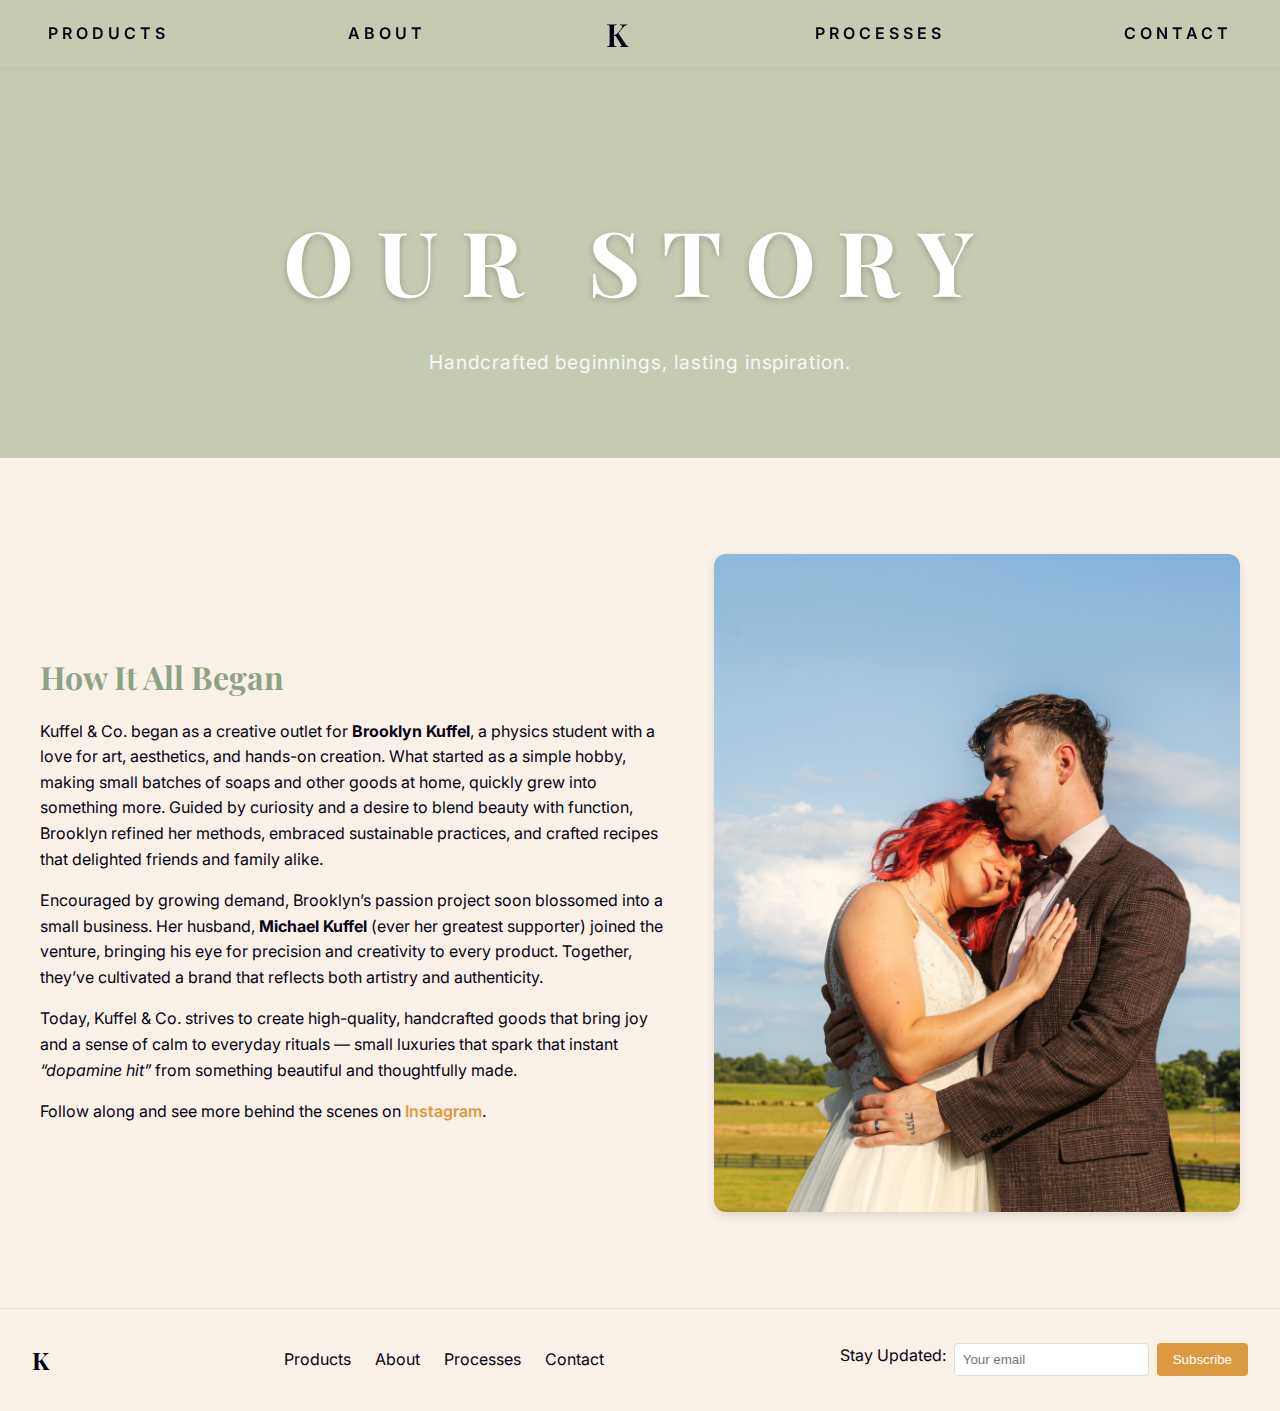
<file: about.html>
<!DOCTYPE html>
<html lang="en">
<head>
  <meta charset="UTF-8" />
  <meta name="viewport" content="width=device-width, initial-scale=1.0" />
  <meta name="description" content="Learn how Kuffel & Co. began with Brooklyn and Michael Kuffel’s passion for creating beautiful, 
    sustainable products by hand. Discover the story behind our artisan brand." />
  <meta name="keywords" content="Kuffel & Co story, Brooklyn Kuffel, Michael Kuffel, small business, handmade products, artisan brand, sustainable living, creative business, handcrafted goods" />
  <title>About | Kuffel & Co.</title>
  <link rel="stylesheet" href="styles.css" />
  <link href="https://fonts.googleapis.com/css2?family=Inter:wght@400;600&family=Playfair+Display:wght@400;700&display=swap" rel="stylesheet">
  <script>
    window.addEventListener('scroll', function() {
      const header = document.querySelector('.site-header');
      if (window.scrollY > 50) {
        header.classList.add('scrolled');
      } else {
        header.classList.remove('scrolled');
      }
    });
  </script>
</head>

<!-- Google tag (gtag.js) -->
<script async src="https://www.googletagmanager.com/gtag/js?id=G-2SNQX5N9HK"></script>
<script>
  window.dataLayer = window.dataLayer || [];
  function gtag(){dataLayer.push(arguments);}
  gtag('js', new Date());

  gtag('config', 'G-2SNQX5N9HK');
</script>

<body>
  <!-- Header -->
  <header class="site-header">
    <nav class="nav">
      <ul>
        <li><a href="products.html">PRODUCTS</a></li>
        <li><a href="about.html" class="active">ABOUT</a></li>
        <li class="logo"><a href="index.html">K</a></li>
        <li><a href="processes.html">PROCESSES</a></li>
        <li><a href="contact.html">CONTACT</a></li>
      </ul>
    </nav>
  </header>

  <!-- Page Header -->
  <section class="page-header about-header">
    <h1>Our Story</h1>
    <p>Handcrafted beginnings, lasting inspiration.</p>
  </section>

  <!-- Main Content -->
  <main class="about-page">
    <div class="about-content">
      <div class="about-text">
        <h2>How It All Began</h2>
        <p>
          Kuffel & Co. began as a creative outlet for <strong>Brooklyn Kuffel</strong>, a physics student with a love for art, aesthetics, and hands-on creation. 
          What started as a simple hobby, making small batches of soaps and other goods at home, quickly grew into something more. 
          Guided by curiosity and a desire to blend beauty with function, Brooklyn refined her methods, embraced sustainable practices, and crafted recipes that delighted friends and family alike.
        </p>

        <p>
          Encouraged by growing demand, Brooklyn’s passion project soon blossomed into a small business. Her husband, <strong>Michael Kuffel</strong> (ever her greatest supporter) joined the venture, bringing his eye for precision and creativity to every product. Together, they’ve cultivated a brand that reflects both artistry and authenticity.
        </p>

        <p>
          Today, Kuffel & Co. strives to create high-quality, handcrafted goods that bring joy and a sense of calm to everyday rituals — small luxuries that spark that instant <em>“dopamine hit”</em> from something beautiful and thoughtfully made.
        </p>

        <p>
          Follow along and see more behind the scenes on 
          <a href="https://www.instagram.com/brobrooklynn/" target="_blank">Instagram</a>.
        </p>
      </div>

      <div class="about-image">
        <img src="Kuffel.png" alt="Brooklyn and Michael Kuffel" />
      </div>
    </div>
  </main>

  <!-- Footer -->
  <footer class="site-footer">
    <div class="footer-logo">K</div>
    <div class="footer-links">
      <a href="products.html">Products</a>
      <a href="about.html">About</a>
      <a href="#">Processes</a>
      <a href="contact.html">Contact</a>
    </div>
    <form class="footer-form">
      <label for="email">Stay Updated:</label>
      <input type="email" id="email" placeholder="Your email" />
      <button type="submit">Subscribe</button>
    </form>
  </footer>
</body>
</html>
</file>
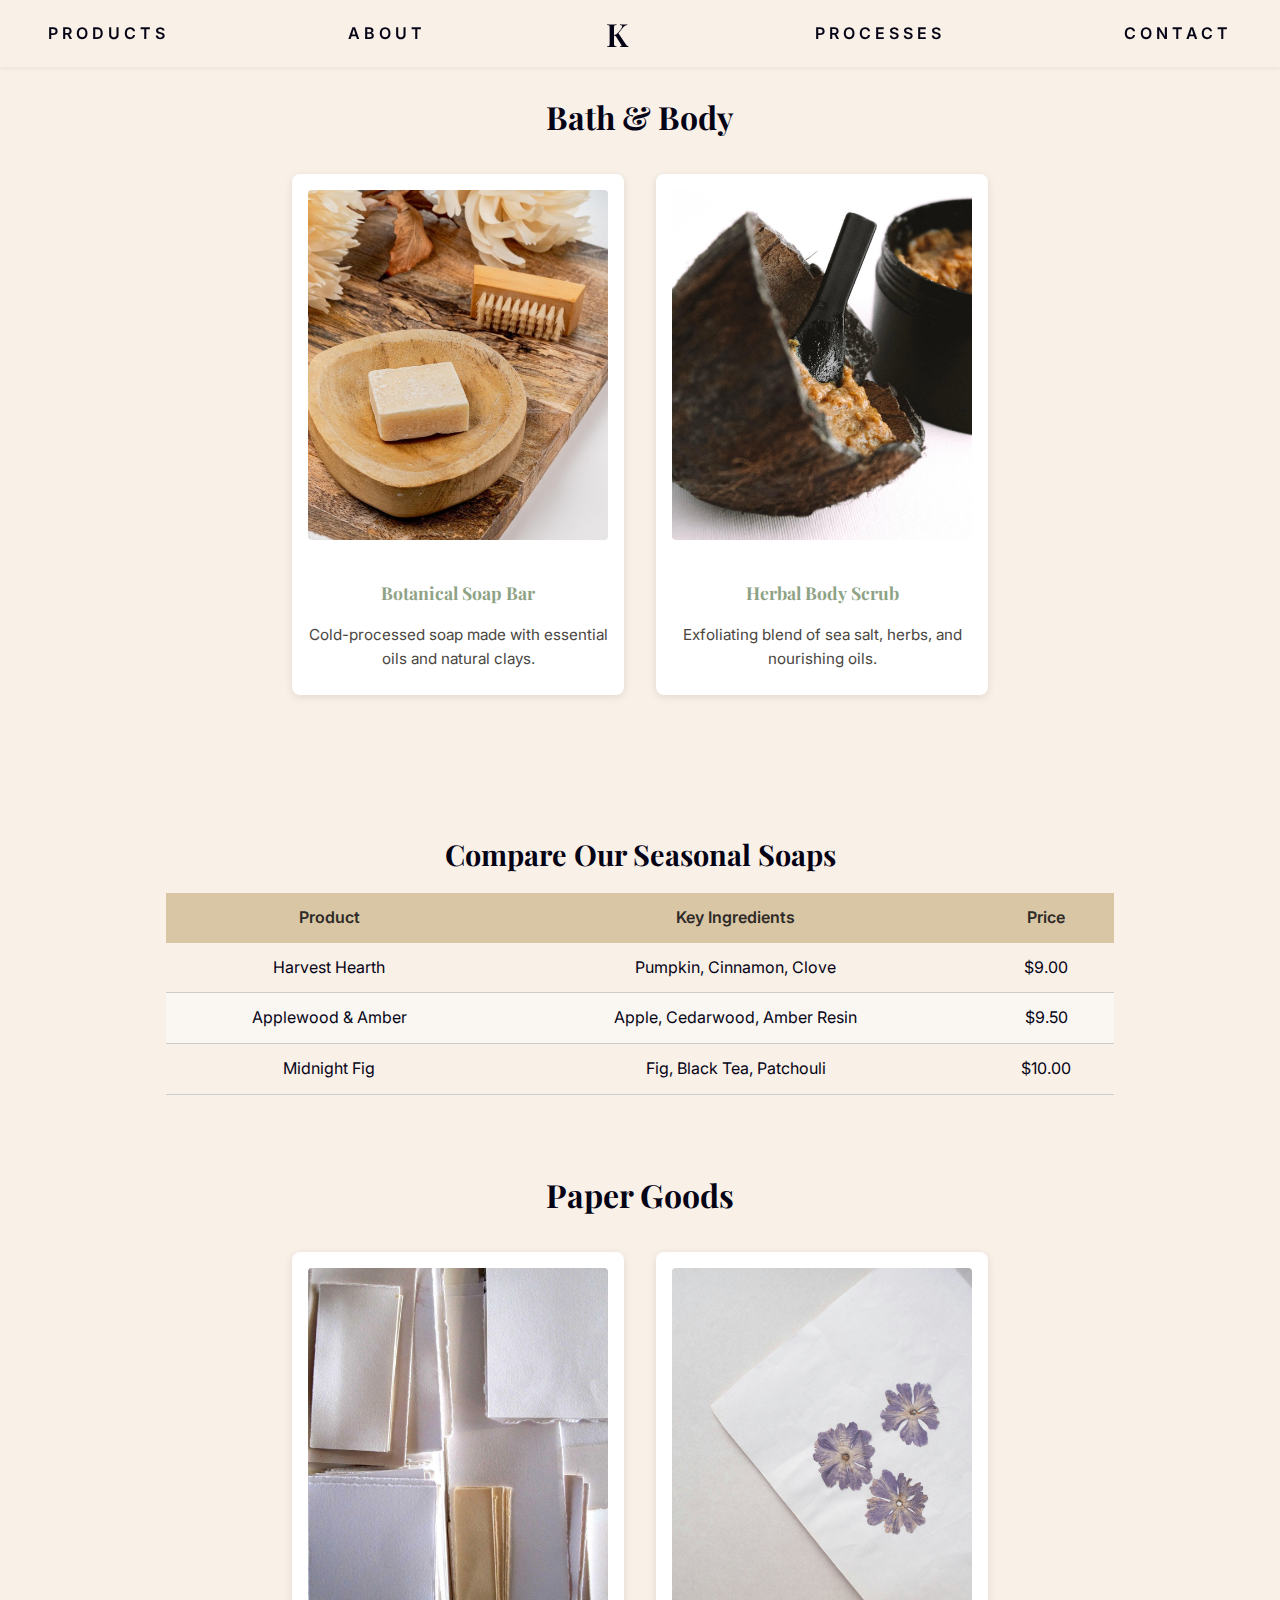
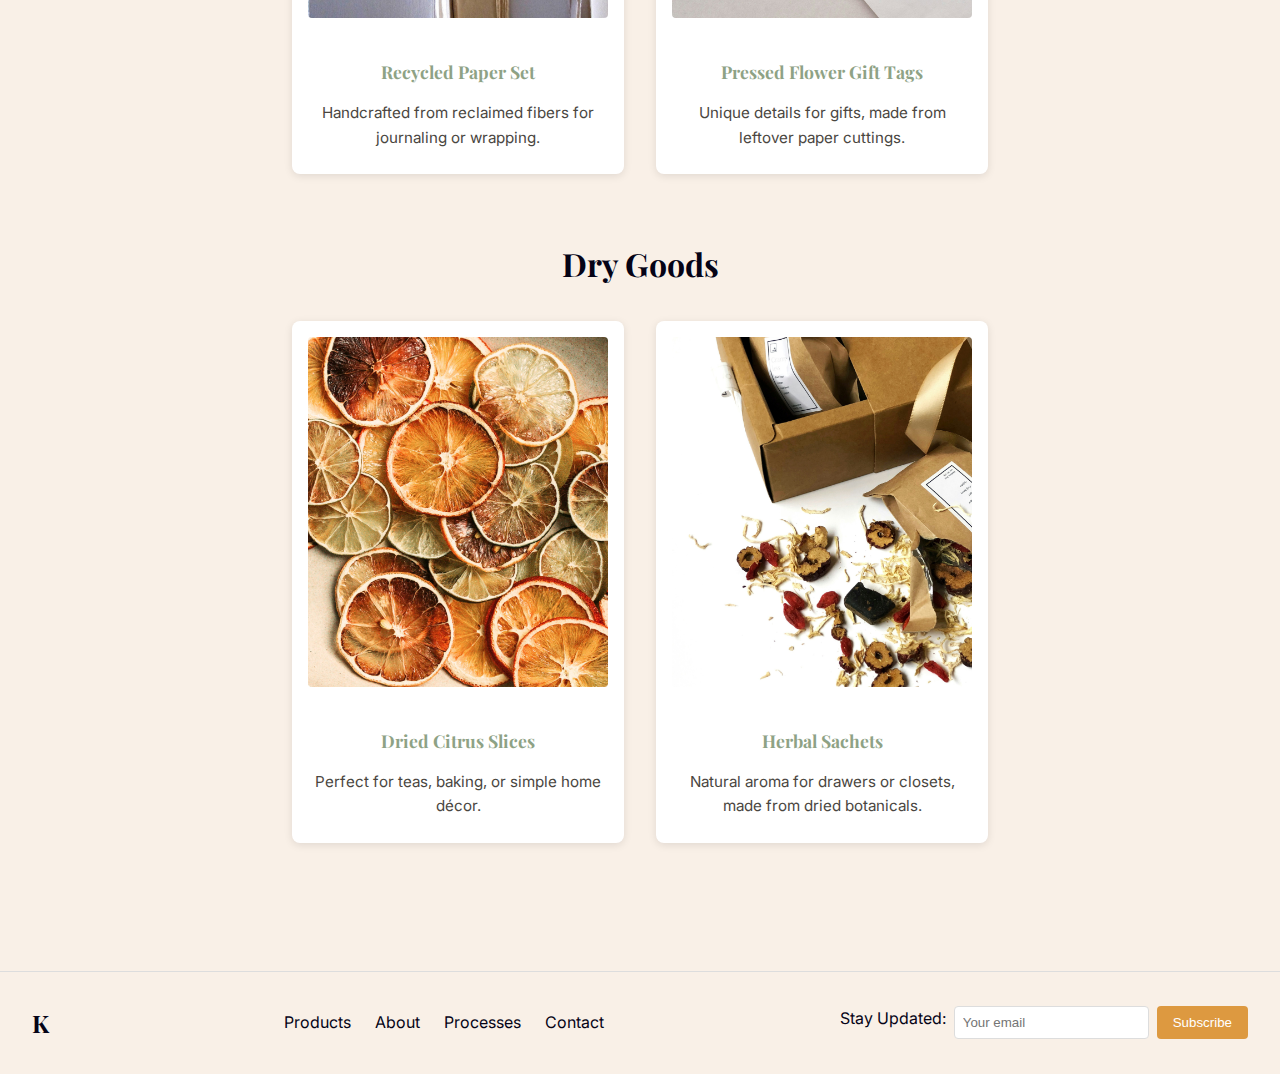
<file: products.html>
<!DOCTYPE html>
<html lang="en">
<head>
  <meta charset="UTF-8" />
  <meta name="viewport" content="width=device-width, initial-scale=1.0" />
  <meta name="description" content="Explore Kuffel & Co.’s collection of handcrafted soaps, paper goods, and natural products. 
    Each item is made with organic ingredients and thoughtful design to enhance daily rituals." />
  <meta name="keywords" content="Kuffel & Co products, handmade soap, body care, paper goods, dry goods, artisan products, sustainable, eco-friendly, natural ingredients, handcrafted" />
  <title>Products | Kuffel & Co.</title>
  <!-- Google tag (gtag.js) -->
  <script async src="https://www.googletagmanager.com/gtag/js?id=G-2SNQX5N9HK"></script>
  <script>
    window.dataLayer = window.dataLayer || [];
    function gtag(){dataLayer.push(arguments);}
    gtag('js', new Date());

    gtag('config', 'G-2SNQX5N9HK');
  </script>  
  <link rel="stylesheet" href="styles.css" />
  <script>
    window.addEventListener('scroll', function() {
      const header = document.querySelector('.site-header');
      if (window.scrollY > 50) {
        header.classList.add('scrolled');
      } else {
        header.classList.remove('scrolled');
      }
    });
  </script>
  <link href="https://fonts.googleapis.com/css2?family=Inter:wght@400;600&family=Playfair+Display:wght@400;700&display=swap" rel="stylesheet">
</head>

<!-- Google tag (gtag.js) -->
<script async src="https://www.googletagmanager.com/gtag/js?id=G-2SNQX5N9HK"></script>
<script>
  window.dataLayer = window.dataLayer || [];
  function gtag(){dataLayer.push(arguments);}
  gtag('js', new Date());

  gtag('config', 'G-2SNQX5N9HK');
</script>

<body>
  <header class="site-header">
    <nav class="nav">
      <ul>
        <li><a href="products.html" class="active">PRODUCTS</a></li>
        <li><a href="about.html">ABOUT</a></li>
        <li class="logo"><a href="index.html">K</a></li>
        <li><a href="#">PROCESSES</a></li>
        <li><a href="contact.html">CONTACT</a></li>
      </ul>
    </nav>
  </header>

  <!-- Product categories -->
  <main class="products">
    <section class="category">
      <h2>Bath & Body</h2>
      <div class="cards">
        <div class="card">
          <img src="HandmadeSoap.png" alt="Handmade soap">
          <h3>Botanical Soap Bar</h3>
          <p>Cold-processed soap made with essential oils and natural clays.</p>
        </div>
        <div class="card">
          <img src="HerbalBodyScrub.png" alt="Herbal body scrub">
          <h3>Herbal Body Scrub</h3>
          <p>Exfoliating blend of sea salt, herbs, and nourishing oils.</p>
        </div>
      </div>
    </section>

    <section class="comparison-table">
      <h2>Compare Our Seasonal Soaps</h2>
      <table>
        <thead>
          <tr>
            <th>Product</th>
            <th>Key Ingredients</th>
            <th>Price</th>
          </tr>
        </thead>
        <tbody>
          <tr>
            <td>Harvest Hearth</td>
            <td>Pumpkin, Cinnamon, Clove</td>
            <td>$9.00</td>
          </tr>
          <tr>
            <td>Applewood & Amber</td>
            <td>Apple, Cedarwood, Amber Resin</td>
            <td>$9.50</td>
          </tr>
          <tr>
            <td>Midnight Fig</td>
            <td>Fig, Black Tea, Patchouli</td>
            <td>$10.00</td>
          </tr>
        </tbody>
      </table>
    </section>    

    <section class="category">
      <h2>Paper Goods</h2>
      <div class="cards">
        <div class="card">
          <img src="PaperSet.png" alt="Recycled paper set">
          <h3>Recycled Paper Set</h3>
          <p>Handcrafted from reclaimed fibers for journaling or wrapping.</p>
        </div>
        <div class="card">
          <img src="PressedFlowerPaper.png" alt="Pressed flower paper">
          <h3>Pressed Flower Gift Tags</h3>
          <p>Unique details for gifts, made from leftover paper cuttings.</p>
        </div>
      </div>
    </section>

    <section class="category">
      <h2>Dry Goods</h2>
      <div class="cards">
        <div class="card">
          <img src="DriedCitrusSlices.png" alt="Dried citrus slices">
          <h3>Dried Citrus Slices</h3>
          <p>Perfect for teas, baking, or simple home décor.</p>
        </div>
        <div class="card">
          <img src="HerbalSachet.png" alt="Herbal sachets">
          <h3>Herbal Sachets</h3>
          <p>Natural aroma for drawers or closets, made from dried botanicals.</p>
        </div>
      </div>
    </section>
  </main>

  <!-- Footer -->
  <footer class="site-footer">
    <div class="footer-logo">K</div>
    <div class="footer-links">
      <a href="products.html">Products</a>
      <a href="about.html">About</a>
      <a href="#">Processes</a>
      <a href="contact.html">Contact</a>
    </div>
    <form class="footer-form">
      <label for="email">Stay Updated:</label>
      <input type="email" id="email" placeholder="Your email" />
      <button type="submit">Subscribe</button>
    </form>
  </footer>
</body>
</html>
</file>
<file: styles.css>
/* Color Palette */
:root {
  --text: #050316;
  --background: #f9f0e7;
  --primary: #8ea285;
  --secondary: #dd9940;
  --accent: #c5cbb3;
}

body {
  margin: 0;
  font-family: 'Inter', sans-serif;
  color: var(--text);
  background-color: var(--background);
  line-height: 1.6;
}

/* Navigation */
.site-header {
  position: fixed;
  width: 100%;
  top: 0;
  z-index: 1000;
  background: transparent;
  box-shadow: 0 2px 4px rgba(0,0,0,0.05);
  transition: background 0.4s ease, box-shadow 0.3s ease;
}
.site-header.scrolled {
  background: rgba(255, 255, 255, 0.95);
  box-shadow: 0 2px 6px rgba(0, 0, 0, 0.1);
}
.nav ul {
  list-style: none;
  display: flex;
  justify-content: space-between; 
  align-items: center;
  margin: 0 auto;
  padding: 0.5rem 3rem;
  max-width: 1200px; 
  flex-wrap: wrap; 
}
.nav a {
  text-decoration: none;
  font-weight: 600;
  letter-spacing: 0.25em; 
  color: var(--text);
}
.nav .logo {
  font-family: 'Playfair Display', serif;
  font-size: 2.0rem;
  font-weight: bold;
}
.logo a {
  text-decoration: none;
  color: inherit;
}

/* Hero */
.hero {
  background: var(--accent);
  background-image: url("ProductHero.png");
  background-size: cover;
  background-position: center;
  background-repeat: no-repeat;
  display: flex;
  align-items: center;  
  justify-content: center;
  color: var(--background);
  text-align: center;
  padding: 4rem 2rem;
  min-height: 90vh;
}
.hero h1 {
  font-family: 'Playfair Display', serif;
  font-size: clamp(3rem, 9vw, 8rem); 
  letter-spacing: 0.25em; 
  font-weight: 700;
  color: white; 
  text-align: center;
  line-height: 1.1;
  text-transform: uppercase;
  margin-bottom: 1rem;
  text-shadow: 0 2px 8px rgba(0,0,0,0.3);
}
.hero p {
  font-size: 1.2rem;
  margin-bottom: 1.5rem;
}
.btn-primary {
  background: var(--secondary);
  color: white;
  padding: 0.75rem 1.5rem;
  text-decoration: none;
  border-radius: 4px;
  font-weight: bold;
}

/* Highlights */
.highlights {
  padding: 3rem 2rem;
  text-align: center;
}
.highlights h2 {
  font-family: 'Playfair Display', serif;
  margin-bottom: 2rem;
}
.cards {
  display: flex;
  gap: 2rem;
  justify-content: center;
  flex-wrap: wrap;
}
.card {
  background: white;
  padding: 1rem;
  border-radius: 8px;
  box-shadow: 0 2px 6px rgba(0,0,0,0.1);
  max-width: 300px;
}
.card img {
  width: 100%;
  height: clamp(200px, 40vw, 350px); 
  object-fit: cover; 
  border-radius: 4px;
}
.card h3 {
  margin: 1rem 0 0.5rem;
}

/* Harvest Collection Section */
.highlights.harvest {
  background-color: var(--background);
  padding: 5rem 2rem;
}

.collection-intro {
  max-width: 700px;
  margin: 0 auto 3rem;
  font-style: italic;
  color: #5b5648;
}

.highlights.harvest h2 {
  font-family: 'Playfair Display', serif;
  font-size: clamp(2rem, 4vw, 3rem);
  color: var(--text);
  margin-bottom: 1rem;
}

.cards .card {
  background-color: white;
  padding: 2rem;
  border-radius: 12px;
  box-shadow: 0 4px 10px rgba(0,0,0,0.08);
  transition: transform 0.2s ease, box-shadow 0.2s ease;
}

.cards .card:hover {
  transform: translateY(-5px);
  box-shadow: 0 8px 16px rgba(0,0,0,0.1);
}

.cards .card h3 {
  font-family: 'Playfair Display', serif;
  font-size: 1.25rem;
  margin-top: 1rem;
  color: var(--primary);
}

.cards .card p {
  color: #4a463f;
  font-size: 1rem;
}

/* About */
.about {
  background-color:  white;  
  display: flex;
  flex-wrap: wrap;
  align-items: center;
  gap: 2rem;
  padding: 6rem 2rem;
  color: var(--text); 
}
.about-text {
  flex: 1;
}
.about h2 {
  font-family: 'Playfair Display', serif;
  margin-bottom: 1rem;
}
.btn-secondary {
  background: var(--primary);
  color: white;
  padding: 0.75rem 1.5rem;
  text-decoration: none;
  border-radius: 4px;
  font-weight: bold;
}
.about-text .btn-secondary {
  color: white;
}
.about-image {
  flex: 1;
  display: flex;
  align-items: center;
  justify-content: center;
}
.about-video-wrapper {
  width: 100%;
  max-width: 680px;
  border-radius: 10px;
  overflow: hidden;
  position: relative;
  box-shadow: 0 6px 18px rgba(6,10,12,0.06);
  background: #f3ebe0;
}
.about-video {
  width: 100%;
  height: auto;
  display: block;
  object-fit: cover;
  background-color: #efe6db;
}

/* Video - Handle Smaller Screens */
@media (max-width: 900px) {
  .about {
    flex-direction: column;
    gap: 1.25rem;
    padding: 3rem 1rem;
  }

  .about-video-wrapper {
    max-width: 100%;
  }
}

/* Footer */
.site-footer {
  display: flex;
  flex-wrap: wrap;
  justify-content: space-between;
  align-items: center;
  background: var(--background);
  padding: 2rem;
  border-top: 1px solid #ddd;
}
.footer-logo {
  font-family: 'Playfair Display', serif;
  font-size: 1.5rem;
  font-weight: bold;
}
.footer-links {
  display: flex;
  gap: 1.5rem;
}
.footer-links a {
  text-decoration: none;
  color: var(--text);
}
.footer-form {
  display: flex;
  gap: 0.5rem;
}
.footer-form input {
  padding: 0.5rem;
  border: 1px solid #ddd;
  border-radius: 4px;
}
.footer-form button {
  background: var(--secondary);
  color: white;
  padding: 0.5rem 1rem;
  border: none;
  border-radius: 4px;
  cursor: pointer;
}

/* Products Page */
.products-hero {
  background-image: url("images/products-hero.jpg");
  background-size: cover;
  background-position: center;
  background-repeat: no-repeat;
  min-height: 70vh;
  display: flex;
  align-items: center;
  justify-content: center;
  text-align: center;
  color: var(--background);
  padding: 4rem 2rem;
}
.products-hero h1 {
  font-family: 'Playfair Display', serif;
  font-size: clamp(2.5rem, 6vw, 5rem);
  letter-spacing: 0.2em;
  font-weight: 700;
  margin-bottom: 1rem;
}
.products-hero p {
  font-size: 1.2rem;
  letter-spacing: 0.05em;
}

/* Table */
.comparison-table {
  background-color: var(--background); 
  padding: 3rem 1rem;
  text-align: center;
}

.comparison-table h2 {
  font-family: 'Playfair Display', serif;
  font-size: 1.8rem;
  margin-bottom: 1rem;
}

.comparison-table table {
  width: 80%;
  margin: 0 auto;
  border-collapse: collapse;
  font-family: 'Inter', sans-serif;
}

.comparison-table th {
  background-color: #d9c6a5;
  color: #2e2a27;
  padding: 0.75rem;
  font-weight: 600;
}

.comparison-table td {
  border-bottom: 1px solid #ccc;
  padding: 0.75rem;
}

.comparison-table tr:nth-child(even) {
  background-color: #faf7f2;
}

@media (max-width: 600px) {
  .comparison-table table {
    width: 100%;
    font-size: 0.9rem;
  }
}

/* Product sections */
.products {
  padding: 4rem 2rem;
}

.category {
  margin-bottom: 4rem;
  text-align: center;
}
.category h2 {
  font-family: 'Playfair Display', serif;
  font-size: 2rem;
  margin-bottom: 2rem;
}
.category .cards {
  display: flex;
  flex-wrap: wrap;
  justify-content: center;
  gap: 2rem;
}
.category .card {
  background: white;
  padding: 1rem;
  border-radius: 8px;
  box-shadow: 0 2px 8px rgba(0,0,0,0.1);
  max-width: 300px;
  transition: transform 0.3s ease, box-shadow 0.3s ease;
}
.category .card:hover {
  transform: translateY(-5px);
  box-shadow: 0 4px 12px rgba(0,0,0,0.15);
}
.category .card img {
  width: 100%;
  border-radius: 4px;
  margin-bottom: 1rem;
}
.category .card h3 {
  font-family: 'Playfair Display', serif;
  font-size: 1.1rem;
  margin-bottom: 0.5rem;
}
.category .card p {
  font-size: 0.95rem;
  margin-bottom: 0.5rem;
}

/* Contact Page */
.contact-hero {
  position: relative;
  background-image: url("Contact.png");
  background-size: cover;
  background-position: center;
  background-repeat: no-repeat;
  background-attachment: fixed;
  min-height: 70vh;
  display: flex;
  align-items: center;
  justify-content: center;
  text-align: center;
  color: white;
  padding: 4rem 2rem;
}

.contact-hero::before {
  content: "";
  position: absolute;
  top: 0;
  left: 0;
  width: 100%;
  height: 100%;
  background: rgba(0, 0, 0, 0.35);
  z-index: 1;
}

.contact-hero .hero-text {
  position: relative;
  z-index: 2;
}

.contact-hero h1 {
  font-family: 'Playfair Display', serif;
  font-size: clamp(2.5rem, 7vw, 6rem);
  letter-spacing: 0.25em;
  text-transform: uppercase;
  text-shadow: 0 2px 6px rgba(0,0,0,0.3);
}

.contact-hero p {
  font-size: 1.2rem;
  max-width: 600px;
  margin: 1rem auto 0;
  color: #f5f5f5;
}

/* Contact Section */
.contact {
  background-color: var(--background);
  padding: 5rem 2rem;
  display: flex;
  flex-direction: column;
  align-items: center;
  text-align: center;
}

.contact-intro {
  max-width: 700px;
  margin-bottom: 3rem;
}

.contact-intro h2 {
  font-family: 'Playfair Display', serif;
  font-size: 2rem;
  margin-bottom: 1rem;
}

.contact-intro p a {
  color: var(--primary);
  text-decoration: none;
  font-weight: 600;
}

.contact-form {
  display: flex;
  flex-direction: column;
  width: 100%;
  max-width: 600px;
  gap: 1rem;
}

.contact-form label {
  text-align: left;
  font-weight: 600;
  font-size: 0.95rem;
}

.contact-form input,
.contact-form textarea {
  padding: 0.75rem;
  border: 1px solid #ccc;
  border-radius: 6px;
  font-family: 'Inter', sans-serif;
  font-size: 1rem;
  background-color: white;
}

.contact-form button {
  align-self: flex-start;
  margin-top: 1rem;
}

/* About Page Styles */
.page-header {
  background-color: var(--accent);
  color: white;
  text-align: center;
  padding: 8rem 2rem 5rem; 
  margin-top: 0;
}

.page-header h1 {
  font-family: 'Playfair Display', serif;
  font-size: clamp(2.5rem, 7vw, 6rem);
  letter-spacing: 0.25em;
  text-transform: uppercase;
  text-shadow: 0 2px 6px rgba(0,0,0,0.25);
  margin-bottom: 1rem;
}

.page-header p {
  font-size: 1.2rem;
  letter-spacing: 0.05em;
  color: #f8f8f8;
  max-width: 700px;
  margin: 0 auto;
}

.about-page {
  background-color: var(--background);
  padding: 6rem 2rem;
}

.about-content {
  display: flex;
  flex-wrap: wrap;
  align-items: center;
  justify-content: center;
  max-width: 1200px;
  margin: 0 auto;
  gap: 3rem;
}

.about-text {
  flex: 1 1 500px;
  font-size: 1rem;
  color: var(--text);
}

.about-text h2 {
  font-family: 'Playfair Display', serif;
  font-size: 2rem;
  margin-bottom: 1rem;
  color: var(--primary);
}

.about-text a {
  color: var(--secondary);
  text-decoration: none;
  font-weight: 600;
}

.about-image {
  flex: 1 1 400px;
  display: flex;
  justify-content: center;
}

.about-image img {
  max-width: 100%;
  border-radius: 12px;
  box-shadow: 0 4px 10px rgba(0,0,0,0.1);
}

@media (max-width: 900px) {
  .about-content {
    flex-direction: column;
    text-align: center;
  }

  .about-text {
    font-size: 0.95rem;
  }
}
</file>
